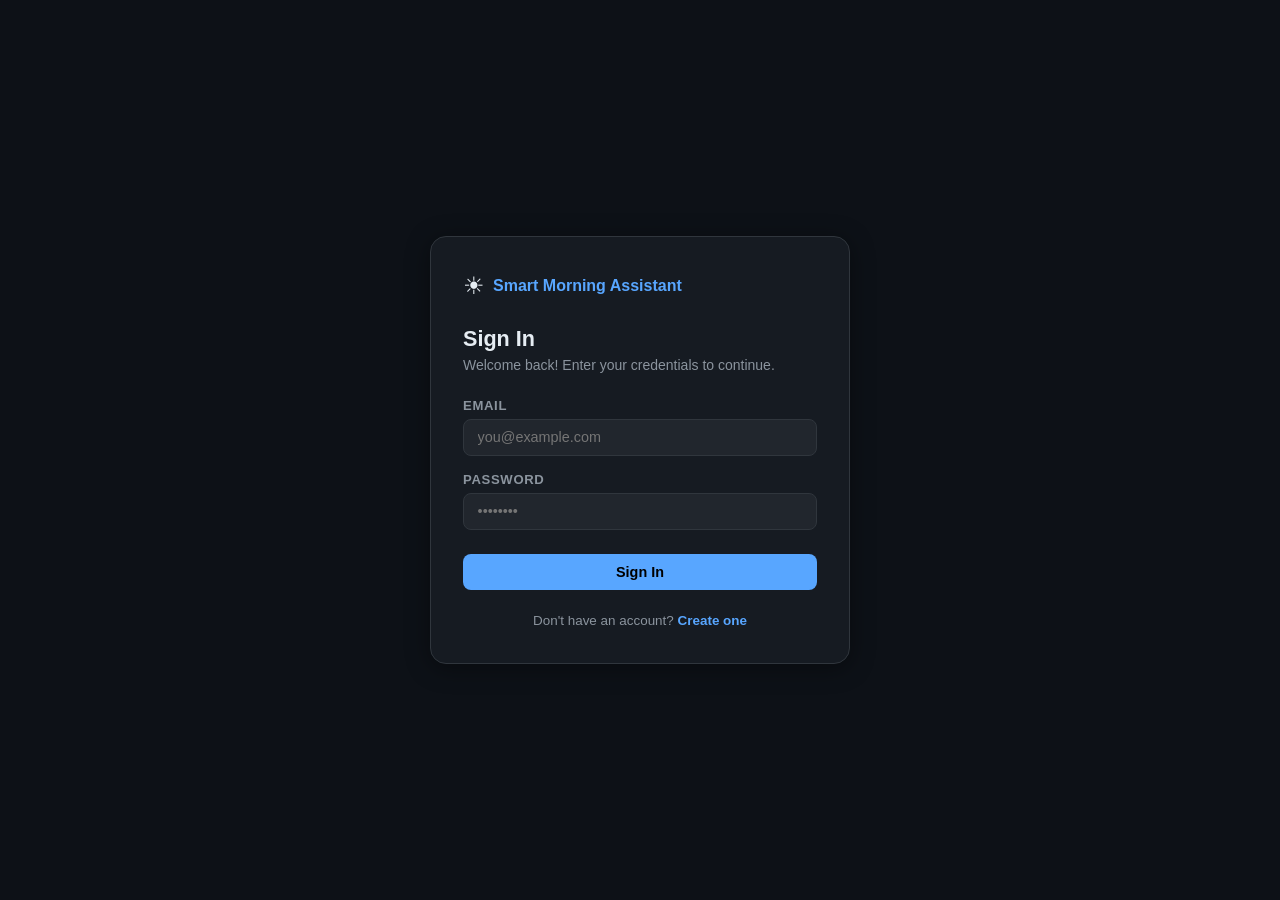
<file: frontend/login.html>
<!DOCTYPE html>
<html lang="en">
<head>
  <meta charset="UTF-8" />
  <meta name="viewport" content="width=device-width, initial-scale=1.0" />
  <title>Login — Smart Morning Assistant</title>
  <link rel="stylesheet" href="style.css" />
</head>
<body class="auth-page">

  <div class="auth-card">

    <div class="auth-logo">
      <span>☀</span>
      <h1>Smart Morning Assistant</h1>
    </div>

    <h2>Sign In</h2>
    <p class="auth-sub">Welcome back! Enter your credentials to continue.</p>

    <form id="login-form" onsubmit="handleLogin(event)">
      <div class="form-group">
        <label for="email">Email</label>
        <input id="email" type="email" placeholder="you@example.com"
               required autocomplete="email" />
      </div>
      <div class="form-group">
        <label for="password">Password</label>
        <input id="password" type="password" placeholder="••••••••"
               required autocomplete="current-password" />
      </div>

      <p id="error-msg" class="auth-error" style="display:none"></p>

      <button type="submit" class="auth-btn" id="submit-btn">Sign In</button>
    </form>

    <p class="auth-footer">
      Don't have an account? <a href="/register.html">Create one</a>
    </p>

  </div>

  <script src="auth.js"></script>
</body>
</html>
</file>
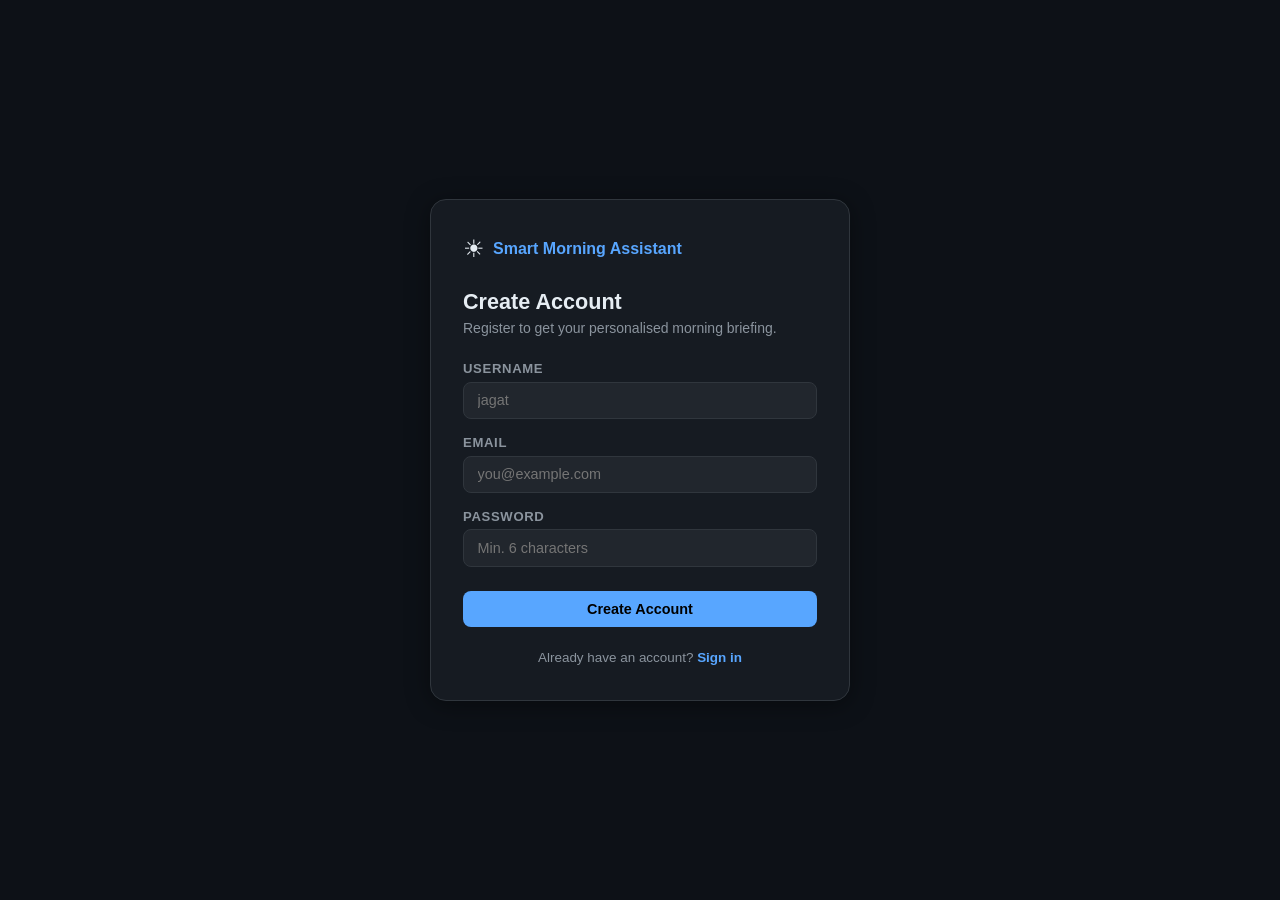
<file: frontend/register.html>
<!DOCTYPE html>
<html lang="en">
<head>
  <meta charset="UTF-8" />
  <meta name="viewport" content="width=device-width, initial-scale=1.0" />
  <title>Register — Smart Morning Assistant</title>
  <link rel="stylesheet" href="style.css" />
</head>
<body class="auth-page">

  <div class="auth-card">

    <div class="auth-logo">
      <span>☀</span>
      <h1>Smart Morning Assistant</h1>
    </div>

    <h2>Create Account</h2>
    <p class="auth-sub">Register to get your personalised morning briefing.</p>

    <form id="register-form" onsubmit="handleRegister(event)">
      <div class="form-group">
        <label for="username">Username</label>
        <input id="username" type="text" placeholder="jagat"
               required autocomplete="username" />
      </div>
      <div class="form-group">
        <label for="email">Email</label>
        <input id="email" type="email" placeholder="you@example.com"
               required autocomplete="email" />
      </div>
      <div class="form-group">
        <label for="password">Password</label>
        <input id="password" type="password" placeholder="Min. 6 characters"
               required minlength="6" autocomplete="new-password" />
      </div>

      <p id="error-msg" class="auth-error" style="display:none"></p>

      <button type="submit" class="auth-btn" id="submit-btn">Create Account</button>
    </form>

    <p class="auth-footer">
      Already have an account? <a href="/login.html">Sign in</a>
    </p>

  </div>

  <script src="auth.js"></script>
</body>
</html>
</file>
<file: frontend/style.css>
/* ============================================================
   Smart Morning Assistant — Dashboard Styles
   ============================================================ */

:root {
  --bg:          #0d1117;
  --card-bg:     #161b22;
  --card-hover:  #1c2230;
  --border:      #30363d;
  --text:        #e6edf3;
  --muted:       #8b949e;
  --accent:      #58a6ff;
  --accent-dim:  #1f3a5f;
  --green:       #3fb950;
  --red:         #f85149;
  --input-bg:    #21262d;
  --shadow:      0 4px 24px rgba(0, 0, 0, 0.4);
}

*, *::before, *::after {
  box-sizing: border-box;
  margin: 0;
  padding: 0;
}

body {
  background: var(--bg);
  color: var(--text);
  font-family: -apple-system, BlinkMacSystemFont, 'Segoe UI', Roboto, sans-serif;
  font-size: 15px;
  min-height: 100vh;
}

/* ── Header ─────────────────────────────────────────────── */

header {
  background: var(--card-bg);
  border-bottom: 1px solid var(--border);
  padding: 0.9rem 2rem;
  position: sticky;
  top: 0;
  z-index: 10;
}

.header-inner {
  display: flex;
  align-items: center;
  justify-content: space-between;
  max-width: 1100px;
  margin: 0 auto;
}

.header-title {
  display: flex;
  align-items: center;
  gap: 0.6rem;
}

.header-icon {
  font-size: 1.4rem;
}

header h1 {
  font-size: 1.15rem;
  font-weight: 600;
  color: var(--accent);
  letter-spacing: 0.01em;
}

.header-right {
  display: flex;
  align-items: center;
  gap: 1rem;
  color: var(--muted);
  font-size: 0.875rem;
  font-variant-numeric: tabular-nums;
}

#refresh-btn {
  background: var(--accent);
  color: #000;
  border: none;
  border-radius: 6px;
  padding: 0.35rem 0.85rem;
  font-size: 0.8rem;
  font-weight: 700;
  cursor: pointer;
  transition: opacity 0.15s;
}

#refresh-btn:hover { opacity: 0.8; }
#refresh-btn:disabled { opacity: 0.45; cursor: default; }

/* ── Dashboard grid ─────────────────────────────────────── */

.dashboard {
  display: grid;
  grid-template-columns: repeat(auto-fit, minmax(300px, 1fr));
  gap: 1.5rem;
  max-width: 1100px;
  margin: 2rem auto;
  padding: 0 2rem;
}

/* ── Card ───────────────────────────────────────────────── */

.card {
  background: var(--card-bg);
  border: 1px solid var(--border);
  border-radius: 14px;
  padding: 1.4rem;
  display: flex;
  flex-direction: column;
  gap: 1rem;
  box-shadow: var(--shadow);
  transition: border-color 0.2s;
}

.card:hover {
  border-color: var(--accent-dim);
}

.card-header {
  display: flex;
  align-items: center;
  gap: 0.5rem;
  padding-bottom: 0.75rem;
  border-bottom: 1px solid var(--border);
}

.card-icon {
  font-size: 1rem;
}

.card-header h2 {
  font-size: 0.75rem;
  font-weight: 600;
  text-transform: uppercase;
  letter-spacing: 0.08em;
  color: var(--muted);
}

.card-body {
  flex: 1;
}

/* ── Weather ────────────────────────────────────────────── */

.weather-temp {
  font-size: 3.5rem;
  font-weight: 800;
  color: var(--accent);
  line-height: 1;
  margin-bottom: 0.25rem;
}

.weather-condition {
  font-size: 1.05rem;
  color: var(--text);
  margin-bottom: 0.2rem;
}

.weather-location {
  font-size: 0.875rem;
  color: var(--muted);
  margin-bottom: 0.8rem;
}

.weather-meta {
  display: flex;
  gap: 1.2rem;
  font-size: 0.82rem;
  color: var(--muted);
}

/* ── Schedule ───────────────────────────────────────────── */

.schedule-list {
  list-style: none;
  display: flex;
  flex-direction: column;
  gap: 0.45rem;
}

.schedule-item {
  display: flex;
  align-items: center;
  gap: 0.75rem;
  padding: 0.55rem 0.75rem;
  background: var(--input-bg);
  border-radius: 8px;
  font-size: 0.875rem;
}

.sched-time {
  color: var(--accent);
  font-weight: 700;
  font-variant-numeric: tabular-nums;
  min-width: 3.2rem;
  font-size: 0.82rem;
}

.sched-task {
  flex: 1;
  color: var(--text);
}

.delete-btn {
  background: none;
  border: none;
  color: var(--muted);
  cursor: pointer;
  font-size: 0.75rem;
  padding: 0.1rem 0.3rem;
  border-radius: 4px;
  line-height: 1;
  transition: color 0.15s, background 0.15s;
}

.delete-btn:hover {
  color: var(--red);
  background: rgba(248, 81, 73, 0.1);
}

/* ── News ───────────────────────────────────────────────── */

.news-list {
  list-style: none;
  display: flex;
  flex-direction: column;
}

.news-item {
  display: flex;
  gap: 0.6rem;
  align-items: flex-start;
  padding: 0.7rem 0;
  border-bottom: 1px solid var(--border);
  font-size: 0.875rem;
  line-height: 1.45;
}

.news-item:first-child { padding-top: 0; }
.news-item:last-child  { border-bottom: none; padding-bottom: 0; }

.news-num {
  color: var(--accent);
  font-weight: 700;
  font-size: 0.78rem;
  min-width: 1.2rem;
  padding-top: 0.1rem;
}

/* ── Forms ──────────────────────────────────────────────── */

.card-form {
  display: flex;
  gap: 0.5rem;
  flex-wrap: wrap;
}

.card-form input {
  flex: 1;
  min-width: 100px;
  background: var(--input-bg);
  border: 1px solid var(--border);
  border-radius: 6px;
  color: var(--text);
  padding: 0.45rem 0.75rem;
  font-size: 0.84rem;
  outline: none;
  transition: border-color 0.15s;
}

.card-form input:focus {
  border-color: var(--accent);
}

.card-form input[type="time"] {
  min-width: 90px;
  max-width: 120px;
  flex: 0 0 auto;
  color-scheme: dark;
}

.card-form button[type="submit"] {
  background: var(--accent);
  color: #000;
  border: none;
  border-radius: 6px;
  padding: 0.45rem 1rem;
  font-size: 0.84rem;
  font-weight: 700;
  cursor: pointer;
  transition: opacity 0.15s;
  white-space: nowrap;
}

.card-form button[type="submit"]:hover { opacity: 0.8; }

/* ── States ─────────────────────────────────────────────── */

.loading {
  color: var(--muted);
  font-size: 0.875rem;
}

.empty-msg {
  color: var(--muted);
  font-size: 0.875rem;
  text-align: center;
  padding: 1rem 0;
}

.error-msg {
  color: var(--red);
  font-size: 0.84rem;
}

/* ── Footer ─────────────────────────────────────────────── */

footer {
  text-align: center;
  padding: 1.5rem;
  color: var(--muted);
  font-size: 0.78rem;
}

/* ── Responsive ─────────────────────────────────────────── */

@media (max-width: 600px) {
  header { padding: 0.8rem 1rem; }
  .dashboard { padding: 0 1rem; margin: 1.2rem auto; gap: 1rem; }
  .weather-temp { font-size: 2.8rem; }
}

/* ============================================================
   Auth pages (login.html / register.html)
   ============================================================ */

.auth-page {
  display: flex;
  align-items: center;
  justify-content: center;
  min-height: 100vh;
  padding: 1.5rem;
}

.auth-card {
  background: var(--card-bg);
  border: 1px solid var(--border);
  border-radius: 16px;
  padding: 2.2rem 2rem;
  width: 100%;
  max-width: 420px;
  box-shadow: var(--shadow);
}

.auth-logo {
  display: flex;
  align-items: center;
  gap: 0.5rem;
  margin-bottom: 1.6rem;
}

.auth-logo span { font-size: 1.5rem; }

.auth-logo h1 {
  font-size: 1rem;
  font-weight: 600;
  color: var(--accent);
}

.auth-card h2 {
  font-size: 1.35rem;
  font-weight: 700;
  color: var(--text);
  margin-bottom: 0.3rem;
}

.auth-sub {
  color: var(--muted);
  font-size: 0.875rem;
  margin-bottom: 1.6rem;
}

.form-group {
  display: flex;
  flex-direction: column;
  gap: 0.35rem;
  margin-bottom: 1rem;
}

.form-group label {
  font-size: 0.82rem;
  font-weight: 600;
  color: var(--muted);
  text-transform: uppercase;
  letter-spacing: 0.05em;
}

.form-group input {
  background: var(--input-bg);
  border: 1px solid var(--border);
  border-radius: 8px;
  color: var(--text);
  padding: 0.6rem 0.85rem;
  font-size: 0.9rem;
  outline: none;
  transition: border-color 0.15s;
  width: 100%;
}

.form-group input:focus { border-color: var(--accent); }

.auth-btn {
  width: 100%;
  background: var(--accent);
  color: #000;
  border: none;
  border-radius: 8px;
  padding: 0.65rem 1rem;
  font-size: 0.9rem;
  font-weight: 700;
  cursor: pointer;
  margin-top: 0.5rem;
  transition: opacity 0.15s;
}

.auth-btn:hover    { opacity: 0.85; }
.auth-btn:disabled { opacity: 0.45; cursor: default; }

.auth-error {
  color: var(--red);
  font-size: 0.84rem;
  margin-top: 0.5rem;
  padding: 0.5rem 0.75rem;
  background: rgba(248, 81, 73, 0.1);
  border-radius: 6px;
  border: 1px solid rgba(248, 81, 73, 0.25);
}

.auth-footer {
  text-align: center;
  margin-top: 1.4rem;
  font-size: 0.84rem;
  color: var(--muted);
}

.auth-footer a {
  color: var(--accent);
  text-decoration: none;
  font-weight: 600;
}

.auth-footer a:hover { text-decoration: underline; }

/* ── Dashboard header additions (user badge + logout) ───────── */

.user-badge {
  font-size: 0.82rem;
  color: var(--muted);
}

.user-badge strong { color: var(--text); }

.logout-btn {
  background: transparent;
  border: 1px solid var(--border);
  color: var(--muted);
  border-radius: 6px;
  padding: 0.3rem 0.75rem;
  font-size: 0.78rem;
  cursor: pointer;
  transition: color 0.15s, border-color 0.15s;
}

.logout-btn:hover {
  color: var(--red);
  border-color: var(--red);
}

/* ── Device API Key card ─────────────────────────────────────── */

.device-hint {
  font-size: 0.82rem;
  color: var(--muted);
  line-height: 1.5;
  margin-bottom: 0.85rem;
}

.device-hint code {
  background: var(--input-bg);
  border-radius: 4px;
  padding: 0.1em 0.35em;
  font-size: 0.82em;
  color: var(--accent);
}

.device-token-row {
  display: flex;
  align-items: center;
  gap: 0.5rem;
  background: var(--input-bg);
  border: 1px solid var(--border);
  border-radius: 8px;
  padding: 0.55rem 0.75rem;
  margin-bottom: 0.6rem;
}

.device-token-value {
  flex: 1;
  font-family: 'SF Mono', 'Fira Code', Consolas, monospace;
  font-size: 0.72rem;
  color: var(--green);
  word-break: break-all;
  user-select: all;
}

.copy-btn {
  background: none;
  border: 1px solid var(--border);
  border-radius: 6px;
  color: var(--muted);
  cursor: pointer;
  font-size: 0.85rem;
  padding: 0.2rem 0.45rem;
  flex-shrink: 0;
  transition: color 0.15s, border-color 0.15s;
}

.copy-btn:hover {
  color: var(--accent);
  border-color: var(--accent);
}

.device-meta {
  font-size: 0.78rem;
  color: var(--muted);
  margin-bottom: 0.85rem;
}

.regen-btn {
  background: transparent;
  border: 1px solid var(--border);
  border-radius: 6px;
  color: var(--muted);
  cursor: pointer;
  font-size: 0.8rem;
  padding: 0.35rem 0.8rem;
  transition: color 0.15s, border-color 0.15s;
}

.regen-btn:hover {
  color: var(--red);
  border-color: var(--red);
}

/* ============================================================
   Devices page  (devices.html)
   ============================================================ */

/* ── Header nav link ────────────────────────────────────────── */

.nav-link {
  color: var(--muted);
  text-decoration: none;
  font-size: 0.82rem;
  padding: 0.3rem 0.65rem;
  border-radius: 6px;
  border: 1px solid var(--border);
  transition: color 0.15s, border-color 0.15s;
}
.nav-link:hover { color: var(--accent); border-color: var(--accent); }

/* ── Two-column layout ──────────────────────────────────────── */

.devices-layout {
  display: grid;
  grid-template-columns: 300px 1fr;
  gap: 1.5rem;
  max-width: 1100px;
  margin: 2rem auto;
  padding: 0 2rem;
  align-items: start;
}

@media (max-width: 720px) {
  .devices-layout { grid-template-columns: 1fr; padding: 0 1rem; }
}

/* ── Device list items ──────────────────────────────────────── */

.device-item {
  display: flex;
  align-items: center;
  gap: 0.75rem;
  padding: 0.65rem 0.85rem;
  background: var(--input-bg);
  border: 1px solid transparent;
  border-radius: 8px;
  margin-bottom: 0.45rem;
  cursor: pointer;
  transition: border-color 0.15s;
}
.device-item:hover, .device-item.active { border-color: var(--accent); }

.device-item-name { font-size: 0.875rem; color: var(--text); font-weight: 500; }
.device-item-code { font-size: 0.75rem;  color: var(--muted); margin-top: 0.1rem; }

/* ── Role badges ────────────────────────────────────────────── */

.role-badge {
  font-size: 0.68rem;
  padding: 0.15em 0.5em;
  border-radius: 4px;
  font-weight: 700;
  text-transform: uppercase;
  letter-spacing: 0.04em;
  margin-left: 0.4rem;
}
.role-owner  { background: rgba(88,166,255,0.15); color: var(--accent); }
.role-member { background: rgba(63,185,80,0.12);  color: var(--green);  }

/* ── Detail panel sub-sections ──────────────────────────────── */

.detail-section {
  padding-bottom: 1.2rem;
  border-bottom: 1px solid var(--border);
  margin-bottom: 1.2rem;
}
.detail-section:last-child {
  border-bottom: none; margin-bottom: 0; padding-bottom: 0;
}
.detail-section h3 {
  font-size: 0.72rem;
  font-weight: 700;
  text-transform: uppercase;
  letter-spacing: 0.08em;
  color: var(--muted);
  margin-bottom: 0.85rem;
}

/* ── ESP32 config rows ──────────────────────────────────────── */

.cfg-row {
  display: flex;
  align-items: center;
  gap: 0.5rem;
  margin-bottom: 0.5rem;
}
.cfg-label {
  font-family: 'SF Mono', Consolas, monospace;
  font-size: 0.72rem;
  color: var(--muted);
  min-width: 7rem;
}
.cfg-value {
  flex: 1;
  font-family: 'SF Mono', Consolas, monospace;
  font-size: 0.72rem;
  color: var(--green);
  background: var(--input-bg);
  border: 1px solid var(--border);
  border-radius: 6px;
  padding: 0.35rem 0.6rem;
  word-break: break-all;
  user-select: all;
}

/* ── Member rows ────────────────────────────────────────────── */

.member-row {
  display: flex;
  align-items: center;
  gap: 0.65rem;
  padding: 0.5rem 0.75rem;
  background: var(--input-bg);
  border-radius: 8px;
  font-size: 0.875rem;
  margin-bottom: 0.4rem;
}
.member-name  { font-weight: 500; color: var(--text); min-width: 6rem; }
.member-email { flex: 1; font-size: 0.78rem; color: var(--muted); }

/* ── Fingerprint rows ───────────────────────────────────────── */

.fp-row {
  display: flex;
  align-items: center;
  gap: 0.65rem;
  padding: 0.5rem 0.75rem;
  background: var(--input-bg);
  border-radius: 8px;
  font-size: 0.875rem;
  margin-bottom: 0.4rem;
}
.fp-slot  { min-width: 2.2rem; font-weight: 700; color: var(--accent);
            font-variant-numeric: tabular-nums; text-align: center; }
.fp-user  { flex: 1; color: var(--text); }
.fp-label { font-size: 0.75rem; color: var(--muted); }

/* ── Form helpers ────────────────────────────────────────────── */

.stack-form {
  flex-direction: column;
  align-items: stretch;
  gap: 0.5rem;
}
.stack-form input,
.stack-form select {
  width: 100%;
  background: var(--input-bg);
  border: 1px solid var(--border);
  border-radius: 6px;
  color: var(--text);
  padding: 0.45rem 0.75rem;
  font-size: 0.84rem;
  outline: none;
  transition: border-color 0.15s;
}
.stack-form input:focus,
.stack-form select:focus { border-color: var(--accent); }

.full-btn {
  width: 100%;
  background: var(--accent);
  color: #000;
  border: none;
  border-radius: 6px;
  padding: 0.5rem 1rem;
  font-size: 0.84rem;
  font-weight: 700;
  cursor: pointer;
  transition: opacity 0.15s;
}
.full-btn:hover { opacity: 0.85; }

.form-section-label {
  font-size: 0.72rem;
  text-transform: uppercase;
  letter-spacing: 0.07em;
  color: var(--muted);
  font-weight: 700;
  margin-bottom: 0.25rem;
}

/* ── News category pills ─────────────────────────────────────────────────────── */

#news-category-bar {
  display: flex;
  flex-wrap: wrap;
  gap: 0.4rem;
  padding: 0.5rem 0 0.75rem;
}

.cat-pill {
  background: var(--input-bg);
  border: 1px solid var(--border);
  border-radius: 20px;
  color: var(--muted);
  cursor: pointer;
  font-size: 0.75rem;
  font-weight: 600;
  padding: 0.25rem 0.75rem;
  transition: color 0.15s, border-color 0.15s, background 0.15s;
  white-space: nowrap;
}

.cat-pill:hover {
  color: var(--accent);
  border-color: var(--accent);
}

.cat-pill-active {
  background: var(--accent-dim);
  border-color: var(--accent);
  color: var(--accent);
}

.subsection-label {
  font-size: 0.78rem;
  font-weight: 700;
  text-transform: uppercase;
  letter-spacing: 0.06em;
  color: var(--accent);
  margin: 4px 0 8px 0;
  padding-bottom: 4px;
  border-bottom: 1px solid var(--border);
}
</file>
